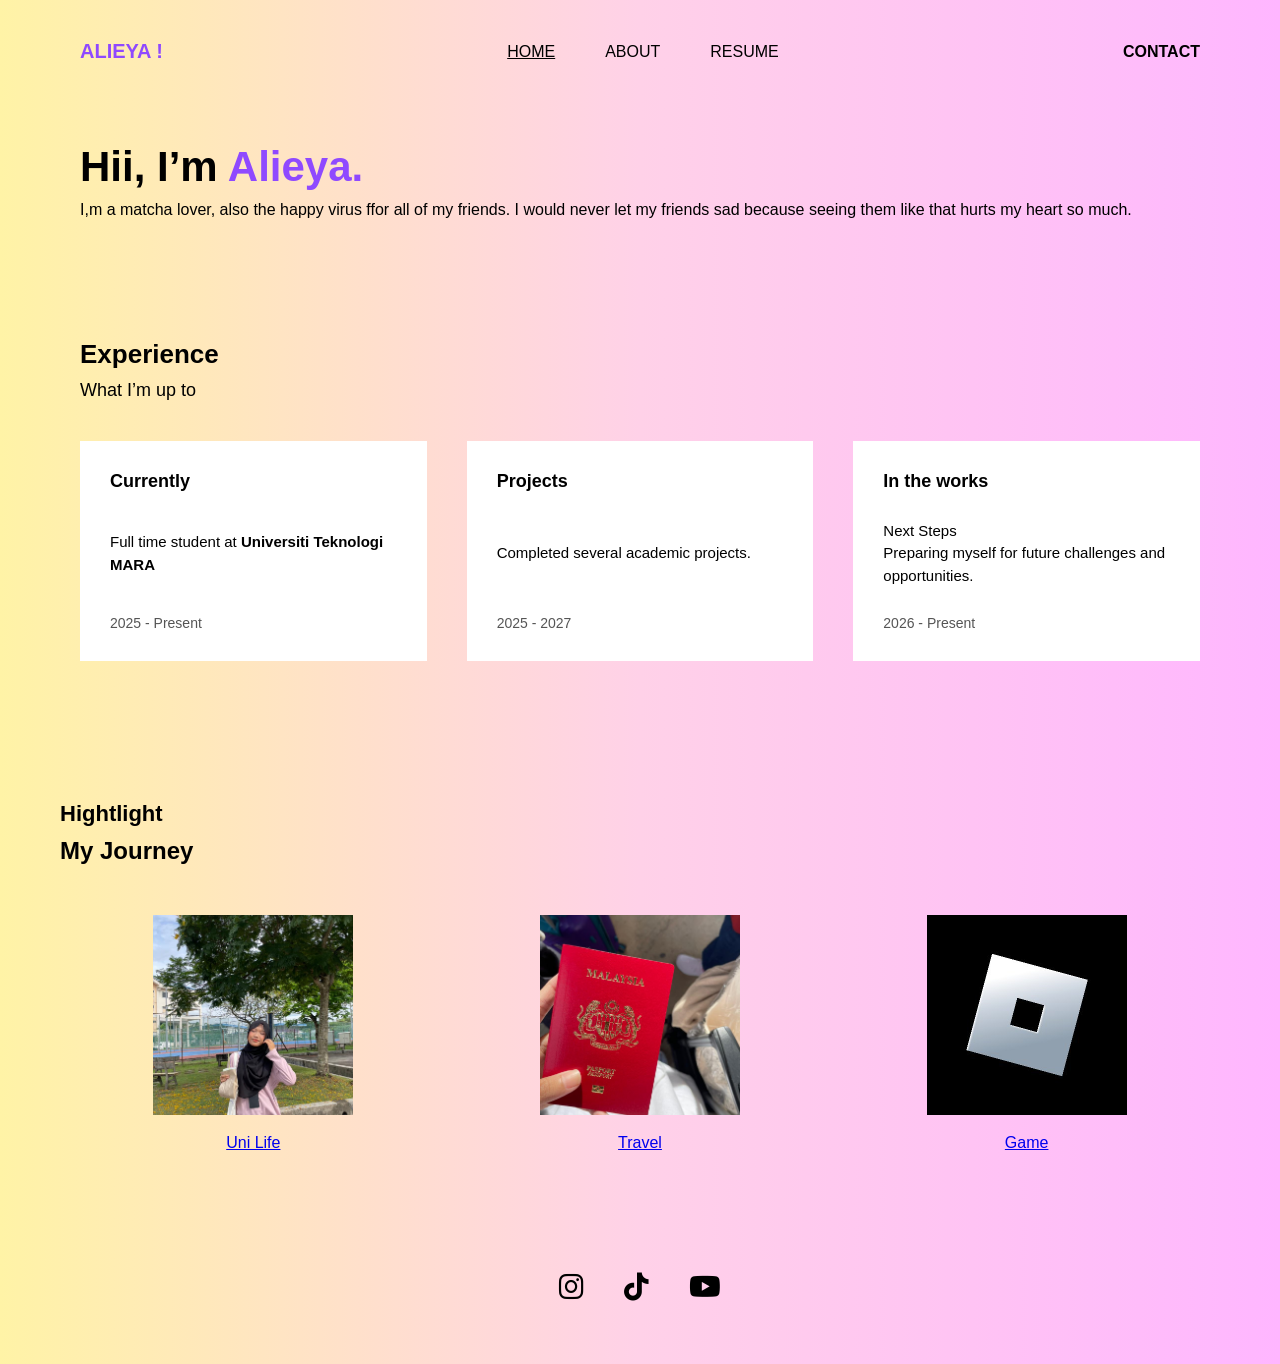
<file: index.html>
<!DOCTYPE html>
<html lang="en">
<head>
    <meta charset="UTF-8">
    <title>Alieya | Homepage</title>
    <meta name="viewport" content="width=device-width, initial-scale=1.0">

    <!-- Font Awesome -->
    <link
      rel="stylesheet"
      href="https://cdnjs.cloudflare.com/ajax/libs/font-awesome/6.5.1/css/all.min.css"
    />

    <link rel="stylesheet" href="style.css">
</head>
<body>

    <!-- Navigation -->
    <header class="navbar">
        <div class="logo">ALIEYA !</div>

        <nav class="nav-links">
            <a href="index.html" class="nav-btn">HOME</a>
            <button class="nav-btn">ABOUT</button>
            <button class="nav-btn">RESUME</button>
        </nav>

        <button class="nav-btn contact">CONTACT</button>
    </header>

    <!-- Hero Section -->
    <section class="hero">
        <h1>Hii, I’m <span>Alieya.</span></h1>
        <p>I,m a matcha lover, also the happy virus ffor all of my friends.
			I would never let my friends sad because seeing them like that hurts my heart so much.</p>
    </section>

    <!-- Experience Section -->
    <section class="experience">
        <h2>Experience</h2>
        <h3>What I’m up to</h3>

        <div class="cards">
            <div class="card">
                <h4>Currently</h4>
                <p>
                    Full time student at
                    <strong>Universiti Teknologi MARA</strong>
                </p>
                <span>2025 - Present</span>
            </div>

            <div class="card">
                <h4>Projects</h4>
                <p>Completed several academic projects.</p>
                <span>2025 - 2027</span>
            </div>

            <div class="card">
                <h4>In the works</h4>
                <p>
                    Next Steps<br>
                    Preparing myself for future challenges and opportunities.
                </p>
                <span>2026 - Present</span>
            </div>
        </div>
    </section>

    <!-- Highlight Section -->
    <section class="highlight">
        <h2>Hightlight</h2>
        <h3>My Journey</h3>

        <div class="journey">
            <!-- Uni Life Button -->
            <a href="uni_life.html" class="journey-item">
           <img src="IMG/pic_1.jpg" alt="Uni Life">
           <p>Uni Life</p>
           </a>

            <!-- Travel Button -->
            <a href="travel.html" class="journey-item">
            <img src="IMG/pic_2.jpg" alt="Travel">
            <p>Travel</p>
            </a>

            <!-- Game Button -->
            <a href="game.html" class="journey-item">
            <img src="IMG/Roblox.jpg" alt="Game">
            <p>Game</p>
            </a>
			
        </div>
    </section>

    <!-- Footer / Social Media -->
    <footer class="footer">
        <div class="socials">

            <a href="https://www.instagram.com/alieyamyr" target="_blank" class="social-link">
                <i class="fa-brands fa-instagram"></i>
            </a>

            <a href="https://www.tiktok.com/@svt7ws" target="_blank" class="social-link">
                <i class="fa-brands fa-tiktok"></i>
            </a>

            <a href="https://www.youtube.com/@TWS_PLEDIS" target="_blank" class="social-link">
                <i class="fa-brands fa-youtube"></i>
            </a>

        </div>
    </footer>

</body>
</html>
</file>
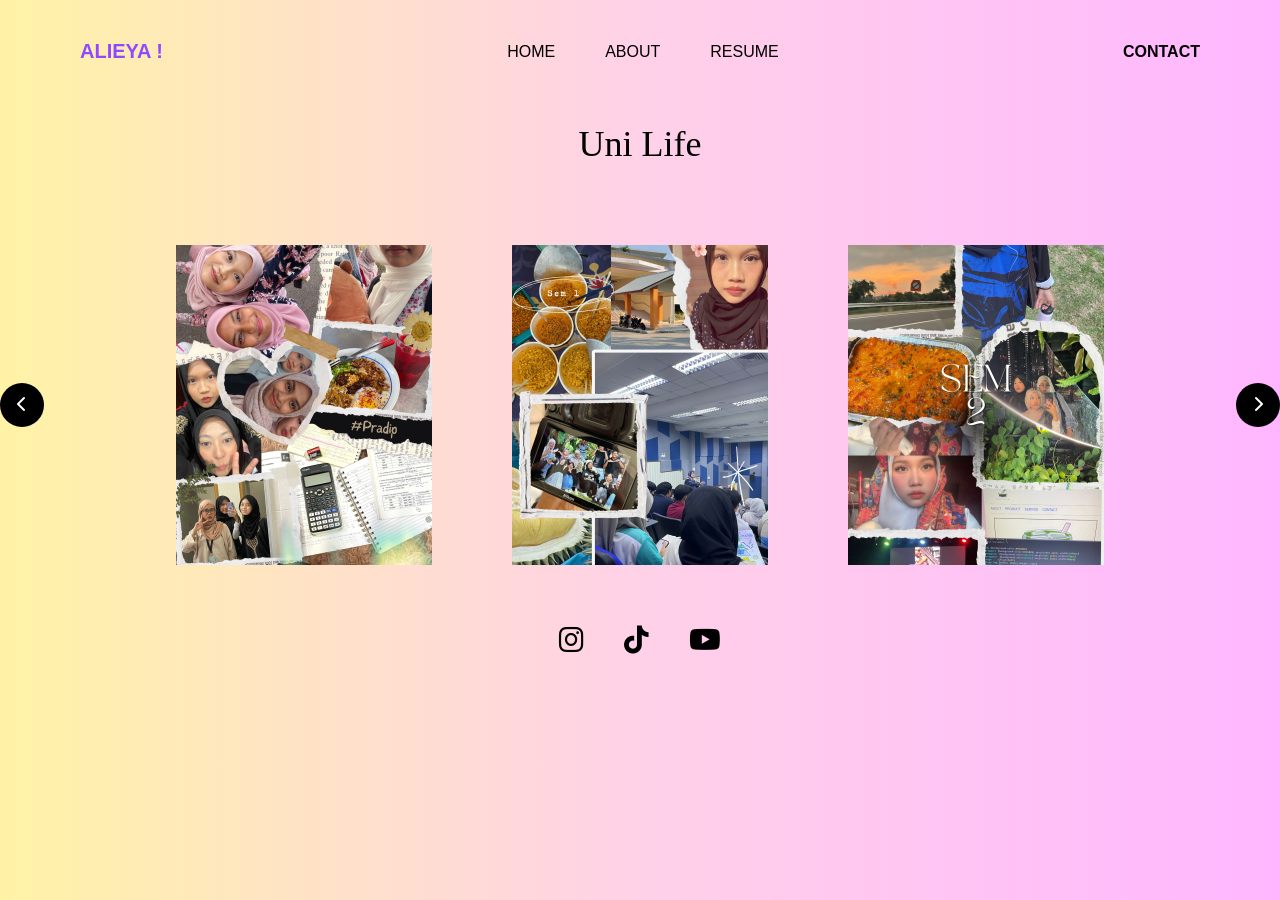
<file: uni_life.html>
<!DOCTYPE html>
<html lang="en">
<head>
    <meta charset="UTF-8">
    <title>Uni Life</title>
    <meta name="viewport" content="width=device-width, initial-scale=1.0">

    <!-- Font Awesome -->
    <link
      rel="stylesheet"
      href="https://cdnjs.cloudflare.com/ajax/libs/font-awesome/6.5.1/css/all.min.css"
    >

    <link rel="stylesheet" href="uni_life2.css">
</head>
<body>

     <!-- Navigation -->
    <header class="navbar">
        <div class="logo">ALIEYA !</div>

        <nav class="nav-links">
            <button class="nav-btn">HOME</button>
            <button class="nav-btn">ABOUT</button>
            <button class="nav-btn">RESUME</button>
        </nav>

        <button class="nav-btn contact">CONTACT</button>
    </header>

    <!-- Title -->
    <section class="title">
        <h1>Uni Life</h1>
    </section>

    <!-- Gallery -->
    <section class="gallery">

        <!-- Left Arrow -->
        <button class="arrow left" onclick="prevSlide()">
            <i class="fa-solid fa-chevron-left"></i>
        </button>

        <!-- Slider -->
        <div class="slider-container">
            <div class="images" id="slider">
                <img src="IMG/pic_3.jpg" alt="">
                <img src="IMG/pic_4.jpg" alt="">
                <img src="IMG/pic_5.jpg" alt="">
				<img src="IMG/pic_3.jpg" alt="">
                <img src="IMG/pic_4.jpg" alt="">
                <img src="IMG/pic_5.jpg" alt="">
				<img src="IMG/pic_3.jpg" alt="">
                <img src="IMG/pic_4.jpg" alt="">
                <img src="IMG/pic_5.jpg" alt="">
				
            </div>
        </div>

        <!-- Right Arrow -->
        <button class="arrow right" onclick="nextSlide()">
            <i class="fa-solid fa-chevron-right"></i>
        </button>

    </section>

    <!-- JavaScript -->
    <script>
        const slider = document.getElementById("slider");
        let index = 0;
        const imageWidth = 400; // image + gap

        function updateSlide() {
            slider.style.transform = `translateX(${-index * imageWidth}px)`;
        }

        function nextSlide() {
            index++;
            if (index > 2) index = 0;
            updateSlide();
        }

        function prevSlide() {
            index--;
            if (index < 0) index = 2;
            updateSlide();
        }
    </script>
	<!-- Footer / Social Media -->
    <footer class="footer">
        <div class="socials">

            <a href="https://www.instagram.com/alieyamyr" target="_blank" class="social-link">
                <i class="fa-brands fa-instagram"></i>
            </a>

            <a href="https://www.tiktok.com/@svt7ws" target="_blank" class="social-link">
                <i class="fa-brands fa-tiktok"></i>
            </a>

            <a href="https://www.youtube.com/@TWS_PLEDIS" target="_blank" class="social-link">
                <i class="fa-brands fa-youtube"></i>
            </a>

        </div>
    </footer>

</body>
</html>
</file>
<file: style.css>
@charset "utf-8";
/* CSS Document */

* {
    margin: 0;
    padding: 0;
    box-sizing: border-box;
    font-family: Arial, Helvetica, sans-serif;
}

body {
    min-height: 100vh;
    background: linear-gradient(90deg, #fff3a6, #ffd1e8, #ffb6ff);
}

/* Navigation */
.navbar {
    display: flex;
    justify-content: space-between;
    align-items: center;
    padding: 40px 80px;
}

.logo {
    font-weight: bold;
    color: #8f49ff;
    font-size: 20px;
}

.nav-links {
    display: flex;
    gap: 50px;
}

/* Button reset */
.nav-btn {
    background: none;
    border: none;
    padding: 0;
    margin: 0;
    font-size: 16px;
    font-weight: 500;
    color: black;
    cursor: pointer;
    transition: color 0.3s ease;
}

.nav-btn:hover {
    color: #8f49ff;
}

.contact {
    font-weight: bold;
}

/* Hero */
.hero {
    padding: 40px 80px;
}

.hero h1 {
    font-size: 42px;
    font-weight: bold;
}

.hero h1 span {
    color: #8f49ff;
}

.hero p {
    margin-top: 10px;
    font-size: 16px;
}

/* Experience */
.experience {
    padding: 80px;
}

.experience h2 {
    font-size: 26px;
    font-weight: bold;
}

.experience h3 {
    margin-top: 10px;
    font-size: 18px;
    font-weight: normal;
}

/* Cards */
.cards {
    margin-top: 40px;
    display: grid;
    grid-template-columns: repeat(3, 1fr);
    gap: 40px;
}

.card {
    background: white;
    padding: 30px;
    height: 220px;
    display: flex;
    flex-direction: column;
    justify-content: space-between;
}

.card h4 {
    font-size: 18px;
    font-weight: bold;
}

.card p {
    font-size: 15px;
    line-height: 1.5;
}

.card span {
    font-size: 14px;
    color: #555;
}

/* Highlight */
.highlight {
    padding: 60px;
}

.highlight h2 {
    font-size: 22px;
    font-weight: bold;
}

.highlight h3 {
    margin-top: 10px;
    font-size: 24px;
}

/* Journey */
.journey {
    margin-top: 50px;
    display: grid;
    grid-template-columns: repeat(3, 1fr);
    text-align: center;
}

/* Journey buttons (invisible) */
.journey-item {
    background: none;
    border: none;
    cursor: pointer;
}

.journey-item img {
    width: 200px;
    height: 200px;
    object-fit: cover;
}

.journey-item p {
    margin-top: 15px;
    font-size: 16px;
}

/* Footer */
.footer {
    padding: 60px 0;
    display: flex;
    justify-content: center;
}

.socials {
    display: flex;
    gap: 40px;
}

/* Social icons */
.social-link {
    font-size: 28px;
    color: black;
    text-decoration: none;
    cursor: pointer;
    transition: color 0.3s ease;
}

.social-link:hover {
    color: #8f49ff;
}
</file>
<file: uni_life2.css>
@charset "utf-8";
/* CSS Document */

* {
    margin: 0;
    padding: 0;
    box-sizing: border-box;
    font-family: Arial, Helvetica, sans-serif;
}

body {
    min-height: 100vh;
    background: linear-gradient(
        90deg,
        #fff3a6,
        #ffd1e8,
        #ffb6ff
    );
}

/* Navigation */
.navbar {
    display: flex;
    justify-content: space-between;
    align-items: center;
    padding: 40px 80px;
}

.logo {
    font-weight: bold;
    color: #8f49ff;
    font-size: 20px;
}

.nav-links {
    display: flex;
    gap: 50px;
}

/* Button reset */
.nav-btn {
    background: none;
    border: none;
    padding: 0;
    margin: 0;
    font-size: 16px;
    font-weight: 500;
    color: black;
    cursor: pointer;
    transition: color 0.3s ease;
}

.nav-btn:hover {
    color: #8f49ff;
}

.contact {
    font-weight: bold;
}

/* TITLE */
.title {
    text-align: center;
    margin-top: 20px;
}

.title h1 {
    font-size: 36px;
    font-family: serif;
    font-weight: normal;
}

/* GALLERY */
.gallery {
    margin-top: 80px;
    display: flex;
    align-items: center;
    justify-content: center;
    gap: 80px;
}

/* Slider container */
.slider-container {
    width: 1040px; /* 3 images centered */
    overflow: hidden;
}

/* Images */
.images {
    display: flex;
    justify-content: center;
    align-items: center;
    gap: 80px;
    transition: transform 0.5s ease;
}

.images img {
    width: 320px;
    height: 320px;
    object-fit: cover;
}

/* Arrows */
.arrow {
    width: 44px;
    height: 44px;
    border-radius: 50%;
    border: none;
    background: black;
    color: white;
    font-size: 16px;
    cursor: pointer;
}

/* Footer */
.footer {
    padding: 60px 0;
    display: flex;
    justify-content: center;
}

.socials {
    display: flex;
    gap: 40px;
}

/* Social icons */
.social-link {
    font-size: 28px;
    color: black;
    text-decoration: none;
    cursor: pointer;
    transition: color 0.3s ease;
}

.social-link:hover {
    color: #8f49ff;
}
</file>
